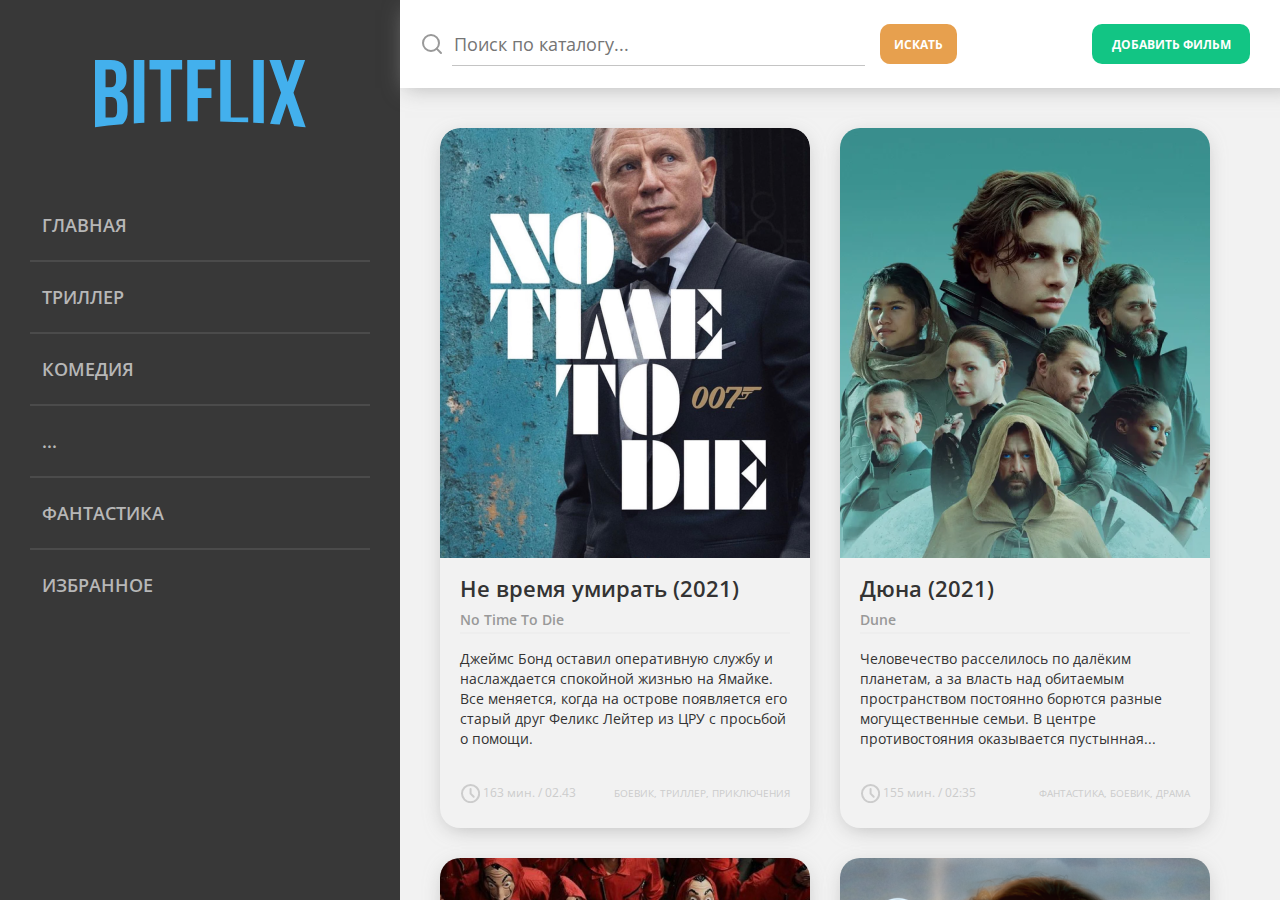
<file: index.html>
<!DOCTYPE html>
<html lang="en">
  <head>
    <meta charset="UTF-8" />
    <meta name="viewport" content="width=device-width, initial-scale=1.0" />
    <link rel="stylesheet" href="./css/reset.css" />
    <link rel="stylesheet" href="./css/style.css" />
    <link rel="stylesheet" href="./css/index.css" />
    <link rel="preconnect" href="https://fonts.googleapis.com" />
    <link rel="preconnect" href="https://fonts.gstatic.com" crossorigin />
    <link
      href="https://fonts.googleapis.com/css2?family=Open+Sans:wght@400;600;700&display=swap"
      rel="stylesheet"
    />
    <title>Bitflix</title>
  </head>
  <body>
    <div class="container">
      <nav class="sidebar">
        <a href="index.html" class="logo-link">
          <img src="./img/icons/logo.svg" alt="" class="logo" />
        </a>
        <ul class="genres">
          <li class="genre-item">
            <a class="genre-link" href="index.html">Главная</a>
          </li>
          <li class="genre-item">
            <a class="genre-link" href="#thrillers">Триллер</a>
          </li>
          <li class="genre-item">
            <a class="genre-link" href="#comedies">Комедия</a>
          </li>
          <li class="genre-item">
            <a class="genre-link" href="#others">...</a>
          </li>
          <li class="genre-item">
            <a class="genre-link" href="#sci-fi">Фантастика</a>
          </li>
          <li class="genre-item">
            <a class="genre-link" href="#favourite">Избранное</a>
          </li>
        </ul>
      </nav>
      <div class="bar">
        <div class="searchbar">
          <form action="" id="search">
            <div id="search-icon-and-input">
              <img src="./img/icons/search.svg" />
              <input
                type="text"
                placeholder="Поиск по каталогу..."
                id="search-input"
              />
            </div>
            <button id="search-button">Искать</button>
          </form>
          <button id="add-movie-button">Добавить фильм</button>
        </div>
      </div>
      <main id="movie-list">
        <div class="movie-item">
          <img
            src="./img/covers/notimetodie.png"
            alt="movie cover"
            class="cover-art"
          />
          <div class="movie-description">
            <div class="titles">
              <h2 class="movie-title">Не время умирать (2021)</h2>
              <p class="movie-original-title">No Time To Die</p>
            </div>
            <p class="movie-synopsis">
              Джеймс Бонд оставил оперативную службу и наслаждается спокойной
              жизнью на Ямайке. Все меняется, когда на острове появляется его
              старый друг Феликс Лейтер из ЦРУ с просьбой о помощи.
            </p>
            <div class="length-line">
              <div class="time">
                <img src="./img/icons/time.svg" alt="toto description" />
                <p class="movie-length">163 мин. / 02.43</p>
              </div>
              <p class="movie-genre">Боевик, триллер, приключения</p>
            </div>
          </div>
          <div class="movie-item-hover">
            <a href="/details.html" class="details">подробнее</a>
          </div>
        </div>

        <div class="movie-item">
          <img
            src="./img/covers/dune.png"
            alt="movie cover"
            class="cover-art"
          />
          <div class="movie-description">
            <div class="titles">
              <h2 class="movie-title">Дюна (2021)</h2>
              <p class="movie-original-title">Dune</p>
            </div>
            <p class="movie-synopsis">
              Человечество расселилось по далёким планетам, а за власть над
              обитаемым пространством постоянно борются разные могущественные
              семьи. В центре противостояния оказывается пустынная...
            </p>
            <div class="length-line">
              <div class="time">
                <img src="./img/icons/time.svg" alt="toto description" />
                <p class="movie-length">155 мин. / 02:35</p>
              </div>
              <p class="movie-genre">фантастика, боевик, драма</p>
            </div>
          </div>
          <div class="movie-item-hover">
            <a href="/details.html" class="details">подробнее</a>
          </div>
        </div>

        <div class="movie-item">
          <img
            src="./img/covers/paper-house.png"
            alt="movie cover"
            class="cover-art"
          />
          <div class="movie-description">
            <div class="titles">
              <h2 class="movie-title">Бумажный дом</h2>
              <p class="movie-original-title">La casa de parel</p>
            </div>
            <p class="movie-synopsis">
              Восемь воров берут заложников и запираются в Королевском монетном
              дворе Испании, пока криминальный авторитет манипулирует полицией,
              чтобы реализовать свой план.
            </p>
            <div class="length-line">
              <div class="time">
                <img src="./img/icons/time.svg" alt="toto description" />
                <p class="movie-length">50 мин. / эпизод</p>
              </div>
              <p class="movie-genre">боевик, триллер, драма</p>
            </div>
          </div>
          <div class="movie-item-hover">
            <a href="/details.html" class="details">подробнее</a>
          </div>
        </div>

        <div class="movie-item">
          <img
            src="./img/covers/wonder-woman.png"
            alt="movie cover"
            class="cover-art"
          />
          <div class="movie-description">
            <div class="titles">
              <h2 class="movie-title">Чудо-женщина: 1984 (2020)</h2>
              <p class="movie-original-title">Wonder Woman 1984</p>
            </div>
            <p class="movie-synopsis">
              1984 год. Диана всё ещё грустит по погибшему Стиву, борется с
              мелким криминалом и работает в музее Смитсоновского института.
              Однажды она знакомится с новой коллегой Барбарой, специалисткой
              широкого...
            </p>
            <div class="length-line">
              <div class="time">
                <img src="./img/icons/time.svg" alt="toto description" />
                <p class="movie-length">151 мин. / 02:31</p>
              </div>
              <p class="movie-genre">фэнтези, боевик, приключения</p>
            </div>
          </div>
          <div class="movie-item-hover">
            <a href="/details.html" class="details">подробнее</a>
          </div>
        </div>

        <div class="movie-item">
          <img
            src="./img/covers/rick-and-morty.png"
            alt="movie cover"
            class="cover-art"
          />
          <div class="movie-description">
            <div class="titles">
              <h2 class="movie-title">Рик и Морти</h2>
              <p class="movie-original-title">Rick and Morty</p>
            </div>
            <p class="movie-synopsis">
              В центре сюжета - школьник по имени Морти и его дедушка Рик. Морти
              - самый обычный мальчик, который ничем не отличается от своих
              сверстников. А вот его дедуля занимается необычными научными...
            </p>
            <div class="length-line">
              <div class="time">
                <img src="./img/icons/time.svg" alt="toto description" />
                <p class="movie-length">23 мин. / эпизод</p>
              </div>
              <p class="movie-genre">мультфильм, комедия, фантастика</p>
            </div>
          </div>
          <div class="movie-item-hover">
            <a href="/details.html" class="details">подробнее</a>
          </div>
        </div>

        <div class="movie-item">
          <img
            src="./img/covers/raya-and-the-last-dragon.png"
            alt="movie cover"
            class="cover-art"
          />
          <div class="movie-description">
            <div class="titles">
              <h2 class="movie-title">Райя и последний дракон</h2>
              <p class="movie-original-title">Raya and the Last Dragon</p>
            </div>
            <p class="movie-synopsis">
              Давным-давно в волшебной стране Кумандре бок о бок с людьми жили
              драконы — создатели и хранители воды. Мирной жизни пришел конец,
              когда появились друуны. Порождения тьмы обращали людей и драконов
              в ...
            </p>

            <div class="length-line">
              <div class="time">
                <img src="./img/icons/time.svg" alt="toto description" />
                <p class="movie-length">107 мин. / 01:47</p>
              </div>
              <p class="movie-genre">мультфильм, фэнтези, боевик</p>
            </div>
          </div>
          <div class="movie-item-hover">
            <a href="/details.html" class="details">подробнее</a>
          </div>
        </div>
      </main>
    </div>
  </body>
  <!-- <script type="text/javascript">
    let cards = [...document.getElementsByClassName("movie-item")];
    console.log(cards);
    const button = document.createElement("a");
    button.setAttribute("href", "details.html");
    button.classList.add("details");
    button.textContent = "Подробнее";
    cards.forEach((element) => {
      element.addEventListener("mouseenter", function (e) {
        element.classList.toggle("active");
        element.appendChild(button);
      });
      element.addEventListener("mouseleave", function (e) {
        element.classList.toggle("active");
        element.removeChild(button);
      });
    });
  </script> -->
</html>
</file>
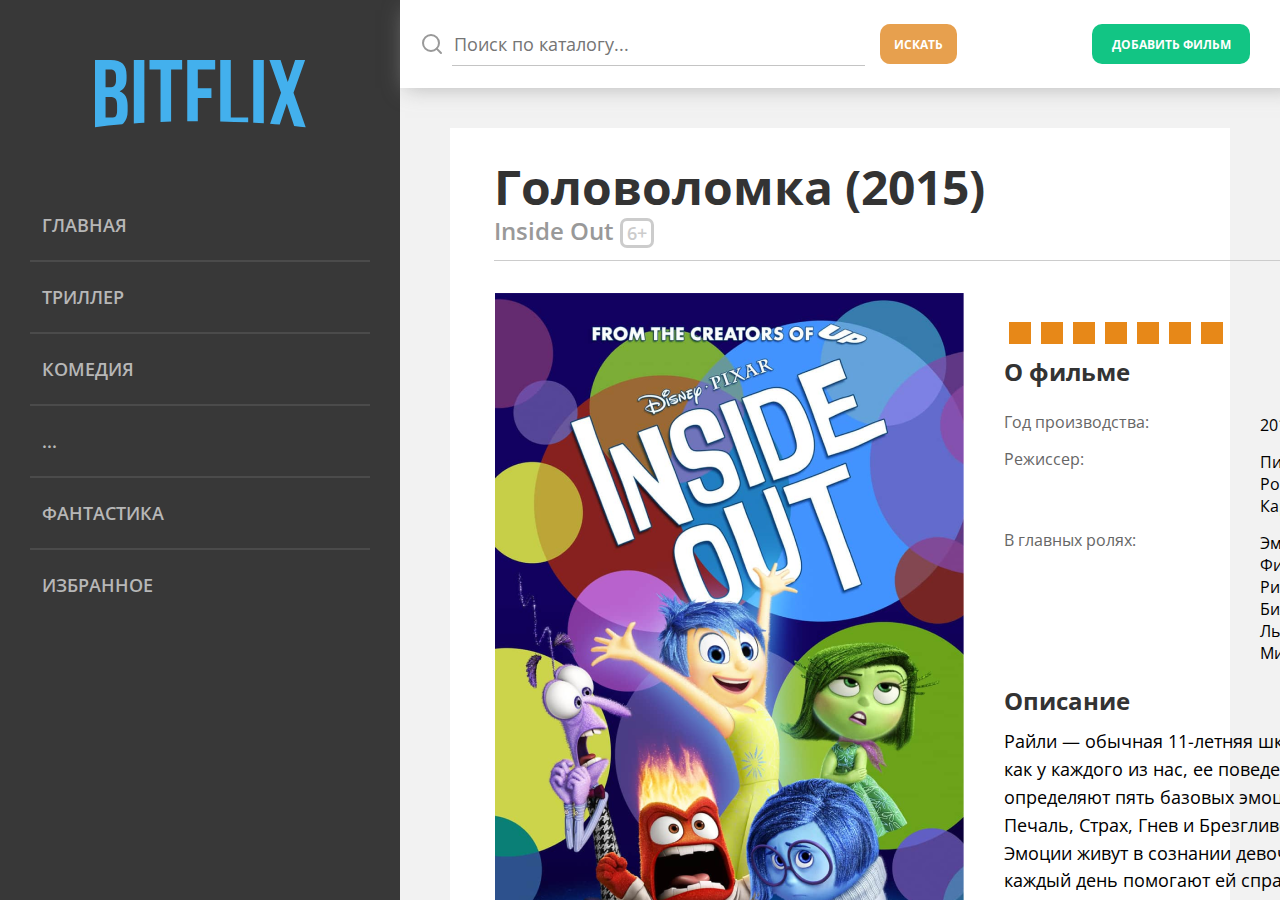
<file: details.html>
<!DOCTYPE html>
<html lang="en">
  <head>
    <meta charset="UTF-8" />
    <meta name="viewport" content="width=device-width, initial-scale=1.0" />
    <link rel="stylesheet" href="./css/reset.css" />
    <link rel="stylesheet" href="./css/style.css" />
    <link rel="stylesheet" href="./css/details.css" />
    <link rel="preconnect" href="https://fonts.googleapis.com" />
    <link rel="preconnect" href="https://fonts.gstatic.com" crossorigin />
    <link
      href="https://fonts.googleapis.com/css2?family=Open+Sans:wght@400;600;700&display=swap"
      rel="stylesheet"
    />
    <title>Bitflix | Inside Out</title>
  </head>
  <body>
    <div class="container">
      <nav class="sidebar">
        <a href="index.html" class="logo-link">
          <img src="./img/icons/logo.svg" alt="" class="logo" />
        </a>
        <ul class="genres">
          <li class="genre-item">
            <a class="genre-link" href="index.html">Главная</a>
          </li>
          <li class="genre-item">
            <a class="genre-link" href="#thrillers">Триллер</a>
          </li>
          <li class="genre-item">
            <a class="genre-link" href="#comedies">Комедия</a>
          </li>
          <li class="genre-item">
            <a class="genre-link" href="#others">...</a>
          </li>
          <li class="genre-item">
            <a class="genre-link" href="#sci-fi">Фантастика</a>
          </li>
          <li class="genre-item">
            <a class="genre-link" href="#favourite">Избранное</a>
          </li>
        </ul>
      </nav>
      <div class="bar">
        <div class="searchbar">
          <form action="" id="search">
            <div id="search-icon-and-input">
              <img src="./img/icons/search.svg" />
              <input
                type="text"
                placeholder="Поиск по каталогу..."
                id="search-input"
              />
            </div>
            <button id="search-button">Искать</button>
          </form>
          <button id="add-movie-button">Добавить фильм</button>
        </div>
      </div>
      <main id="main-section">
        <div id="details">
          <div id="titles">
            <div id="title-and-fav">
              <h1 id="movie-title">Головоломка (2015)</h1>
              <img src="./img/icons/favourite.svg" alt="" id="favourite-btn" />
            </div>
            <h2 id="movie-original-title">
              Inside Out <span id="age-restriction">6+</span>
            </h2>
          </div>
          <div id="cover-art">
            <img src="./img/covers/inside-out.png" alt="Обложка фильма" />
          </div>
          <div id="information">
            <div id="rating">
              <div class="rating-box filled"></div>
              <div class="rating-box filled"></div>
              <div class="rating-box filled"></div>
              <div class="rating-box filled"></div>
              <div class="rating-box filled"></div>
              <div class="rating-box filled"></div>
              <div class="rating-box filled"></div>
              <div class="rating-box"></div>
              <div class="rating-box"></div>
              <div class="rating-box"></div>
              <div id="rating-number"><p>7.5</p></div>
            </div>
            <div id="about-movie">
              <h3 class="section-header">О фильме</h3>
              <p class="information-field">Год производства:</p>
              <p class="information-field-answer">2015</p>
              <p class="information-field">Режиссер:</p>
              <p class="information-field-answer">
                Пит Доктер, Роналдо Дель Кармен
              </p>
              <p class="information-field">В главных ролях:</p>
              <p class="information-field-answer">
                Эми Полер, Филлис Смит, Ричард Кайнд, Билл Хейдер, Льюис Блэк,
                Минди Кейлинг
              </p>
            </div>

            <div id="synopsis">
              <h3 class="section-header">Описание</h3>
              <p id="synopsis-text">
                Райли — обычная 11-летняя школьница, и, как у каждого из нас, ее
                поведение определяют пять базовых эмоций: Радость, Печаль,
                Страх, Гнев и Брезгливость. Эмоции живут в сознании девочки и
                каждый день помогают ей справляться с проблемами, руководя всеми
                ее поступками. До поры до времени эмоции живут дружно, но вдруг
                оказывается, что Райли и ее родителям предстоит переезд из
                небольшого уютного городка в шумный и людный мегаполис. Каждая
                из эмоций считает, что именно она лучше прочих знает, что нужно
                делать в этой непростой ситуации, и в голове у девочки наступает
                полная неразбериха. Чтобы наладить жизнь в большом городе,
                освоиться в новой школе и подружиться с одноклассниками, эмоциям
                Райли предстоит снова научиться работать сообща.
              </p>
            </div>
          </div>
        </div>
      </main>
    </div>
  </body>
</html>
</file>
<file: css/style.css>
* {
  font-family: "Open Sans", sans-serif;
}
button {
  transition: 0.2s;
  border: none;
  cursor: pointer;
  color: #fff;
}

#movie-list,
#main-section {
  grid-area: 2/2;
}

.container {
  display: grid;
  grid-template-columns: 400px 1fr;
  grid-template-rows: 88px 1fr;
  height: 100vh;
  margin: 0 auto;
  font-family: "Open Sans", sans-serif;
}

.sidebar {
  grid-row: 1 / -1;
  background-color: rgba(56, 56, 56, 1);
  display: flex;
  flex-direction: column;
  align-items: center;
  position: fixed;
  height: 100%;
  width: 400px;
  z-index: 1;
  top: 0;
}

.logo-link {
  text-align: center;
  margin: 60px auto;
}
.genres {
  overflow: auto;
  width: 340px;
  margin: 0 auto;
}
.genres::-webkit-scrollbar {
  display: none;
}

.genres {
  -ms-overflow-style: none;
  scrollbar-width: none;
}

.genre-item {
  display: flex;
  align-items: center;
  height: 70px;
  width: 100%;
  border-bottom: 2px solid rgba(242, 242, 242, 0.1);
  transition: 0.2s;
  color: #b7b7b7;
}
.genre-link {
  display: block;
  height: 100%;
  width: 100%;

  font-size: 18px;
  font-weight: 600;
  line-height: 70px;
  text-indent: 12px;

  text-transform: uppercase;
  text-decoration: none;
  color: inherit;
  white-space: nowrap;
  overflow: hidden;
  text-overflow: ellipsis;
}
.genre-item:hover {
  color: #fff;
  background: rgba(255, 255, 255, 0.05);
}
.genre-item:last-child {
  border-bottom: none;
}

/* NAVBAR (SEARCH) */

.bar {
  /*Для стабильного позиционирования .searchbar*/
  grid-area: 1/2;
}
.searchbar {
  display: flex;
  align-items: center;
  position: fixed;
  padding-left: 20px;
  height: 88px;
  width: calc(100vw - 400px);
  gap: 135px;
  z-index: 2;

  background-color: #fff;
  box-shadow: 0px 5px 20px -5px rgba(153, 153, 153, 0.66);
}

#search {
  display: flex;
  align-items: center;
  gap: 15px;
  width: 90%;
}

#search-icon-and-input {
  display: flex;
  align-items: center;
  gap: 8px;
  width: 100%;
}

#search-input {
  border: none;
  border-bottom: 1px solid rgba(196, 196, 196, 1);

  width: 100%;

  font-size: 18px;
  line-height: 40px;
}

#search-button {
  font-size: 12px;
  font-weight: 700;

  height: 40px;
  width: 90px;

  border-radius: 10px;
  background-color: rgb(231, 160, 78);

  text-transform: uppercase;
}

#search-button:hover {
  background-color: #d09046;
}

#add-movie-button {
  font-size: 12px;
  font-weight: 700;
  width: 158px;
  height: 40px;
  border-radius: 10px;
  margin-right: 50px;
  background-color: rgba(18, 197, 132, 1);
  flex-shrink: 0;
  text-transform: uppercase;
}

#add-movie-button:hover {
  background-color: #10b177;
}
</file>
<file: css/index.css>
/* MOVIE LIST */
#movie-list {
  display: flex;
  padding: 40px;
  background-color: #f2f2f2;
  flex-wrap: wrap;
  gap: 30px;

  overflow: auto;
}

.movie-item {
  border-radius: 20px;
  position: relative;
  width: 370px;
  height: 700px;

  display: flex;
  flex-direction: column;
  overflow: hidden;

  gap: 15px;
  box-shadow: 0px 5px 20px -5px rgba(153, 153, 153, 0.66);
  cursor: pointer;
  transition: 0.2s;
}

.movie-item-hover {
  display: block;
  position: absolute;
  top: 100%;
  left: 0;
  width: 100%;
  height: 100%;

  background-color: rgba(0, 0, 0, 0.7);
  transition: 0.3s;
}
.movie-item:hover .movie-item-hover {
  top: 0;
}

.details {
  font-size: 18px;
  font-weight: 700;

  width: 60%;
  height: 56px;
  line-height: 56px;
  text-align: center;
  text-decoration: none;

  z-index: 1;
  border-radius: 10px;
  text-transform: uppercase;

  position: absolute;
  left: calc(100% / 2 - 110px);
  top: calc(100% / 2 - 28px);

  color: #fff;
  background-color: rgba(18, 197, 132, 1);
}

.details:hover {
  background-color: #10b177;
}

.movie-description {
  height: 100%;
  display: flex;
  flex-direction: column;
  gap: 15px;

  margin: 0 20px;
  margin-bottom: 24px;
}
.titles {
  display: flex;
  flex-direction: column;
  gap: 5px;
  border-bottom: 2px solid #eee;
}
.movie-title {
  color: #333;
  font-size: 22px;
  font-weight: 600;
  line-height: normal;
}

.movie-original-title {
  color: #999;
  font-size: 14px;
  line-height: 24px;
  font-weight: 600;
}

.movie-synopsis {
  color: #333;
  font-size: 14px;
  line-height: 20px;
}

.length-line {
  color: #ccc;
  line-height: 22px;

  display: flex;
  align-items: center;
  justify-content: space-between;

  margin-top: auto;
}

.time {
  display: flex;
  gap: 3px;
}

.movie-length {
  font-size: 12px;
}

.movie-genre {
  font-size: 10px;
  text-transform: uppercase;
}

/*НА СЛУЧАЙ АДАПТИВНОСТИ РАСКОММЕНТИРОВАТЬ И ДОРАБОТАТЬ*/

/* @media (max-width: 1540px) {
  .container {
    grid-template-columns: 200px 1fr;
  }
  .sidebar {
    width: 200px;
  }
  .logo {
    width: 70%;
  }
  .genres {
    width: 170px;
  }
  .genre-item {
    width: 170px;
  }
  .searchbar {
    width: calc(100vw - 200px);
  }
  #cover-art img {
    min-width: 200px;
  }
  #synopsis-text {
    font-size: 16px;
    line-height: normal;
  }
} */
</file>
<file: css/details.css>
/* DETAILS PAGE */
/* INFORMATION */
#main-section {
  padding: 40px 50px;
  background-color: #f2f2f2;
  font-family: "Open Sans", sans-serif;
  overflow: auto;
}
#details {
  background-color: #fff;
  display: grid;
  grid-template-columns: 1fr 3fr;
  grid-template-columns: 470px 1fr;
  grid-template-rows: 130px 1fr;
  padding: 35px 44px;
  column-gap: 40px;
  /* width: 1169px;
  height: 985px; */
}
#information {
  display: flex;
  flex-direction: column;
}

/* СЕКЦИЯ НАЗВАНИЯ */

#titles {
  grid-column: 1/-1;
  border-bottom: 1px solid #ccc;
  margin-bottom: 32px;
}
#movie-title {
  font-size: 48px;
  font-weight: 700;
  color: #333;
  margin-bottom: 8px;
}
#movie-original-title {
  font-size: 24px;
  font-weight: 600;
  color: #999;
  margin-bottom: 17px;
}
#age-restriction {
  border-radius: 7px;
  border: 3px solid #ccc;
  color: #ccc;
  font-size: 18px;
  padding: 0 4px;
}
#title-and-fav {
  display: flex;
  justify-content: space-between;
  align-items: center;
}
/* #favourite-btn {
  width: 50px;
} */

/* СЕКЦИЯ ОБЛОЖКИ */

/* #cover-art {
  height: 730px;
  height: 100%;
  margin-bottom: 21px;
}
#cover-art img {
  width: 100%;
  min-width: 300px;
  max-width: 500px;
  height: 500px;
} */

/* СЕКЦИЯ ИНФОРМАЦИИ О ФИЛЬМЕ */
/* РЕЙТИНГ */

#rating {
  margin-top: 12px;
  display: flex;
  align-items: center;
}
.rating-box {
  display: inline-block;
  height: 22px;
  width: 22px;
  margin: 5px;
  background-color: #f2f2f2;
}
.filled {
  background-color: #e78818;
}
#rating-number {
  margin-left: 12px;
  display: inline-block;
  height: 55px;
  width: 55px;
  border-radius: 50%;
  text-align: center;
  background-color: #e78818;
}
#rating-number p {
  font-size: 22px;
  font-weight: 700;
  color: #fff;
  line-height: 55px;
}

/* СЕКЦИЯ О ФИЛЬМЕ */

.section-header {
  color: #333;
  font-size: 24px;
  font-weight: 700;
  margin-bottom: 15px;
  grid-column: 1/-1;
}
#about-movie {
  display: grid;
  grid-template-columns: 256px 1fr;
  row-gap: 15px;
  margin-bottom: 25px;
}
.information-field {
  font-size: 16px;
  color: #666;
}
.information-field-answer {
  color: #000;
  font-size: 16px;
  line-height: normal;
}

/* СЕКЦИЯ ОПИСАНИЯ */

#synopsis-text {
  font-size: 18px;
  font-weight: 400;
  /* line-height: 28px; */
  line-height: 1.55;
}
</file>
